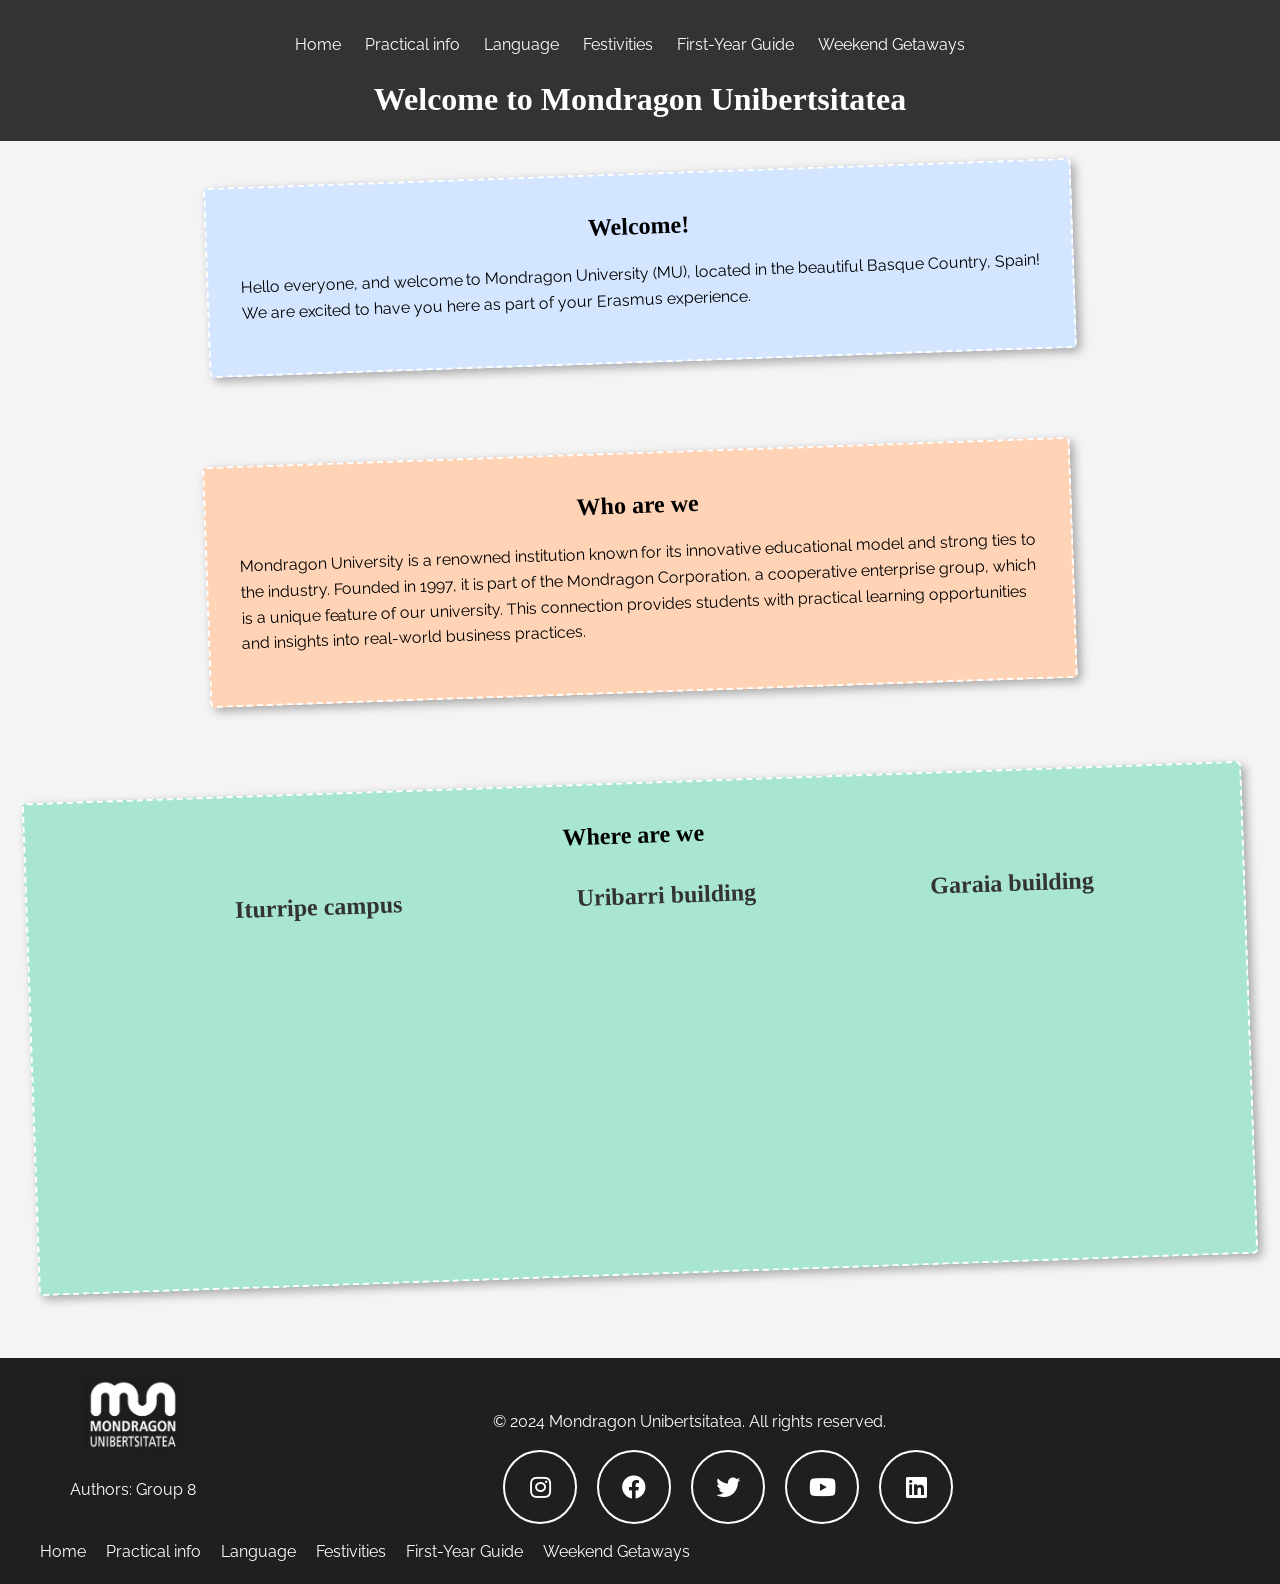
<file: index.html>
<!DOCTYPE html>
<html lang="en">
<head>
    <meta charset="UTF-8">
    <meta name="viewport" content="width=device-width, initial-scale=1.0">
    <link rel="stylesheet" href="css/styles.css">
    <link href="https://fonts.googleapis.com/css2?family=Permanent+Marker&family=Raleway:wght@300&display=swap" rel="stylesheet">
    <link rel="stylesheet" href="https://cdnjs.cloudflare.com/ajax/libs/font-awesome/5.15.4/css/all.min.css">
</head>
<body>
    <div id="header"></div>
    
    <div id="content"></div>

    <div id="footer"></div> 

    <script src="js/main.js"></script> 
</html>
</file>
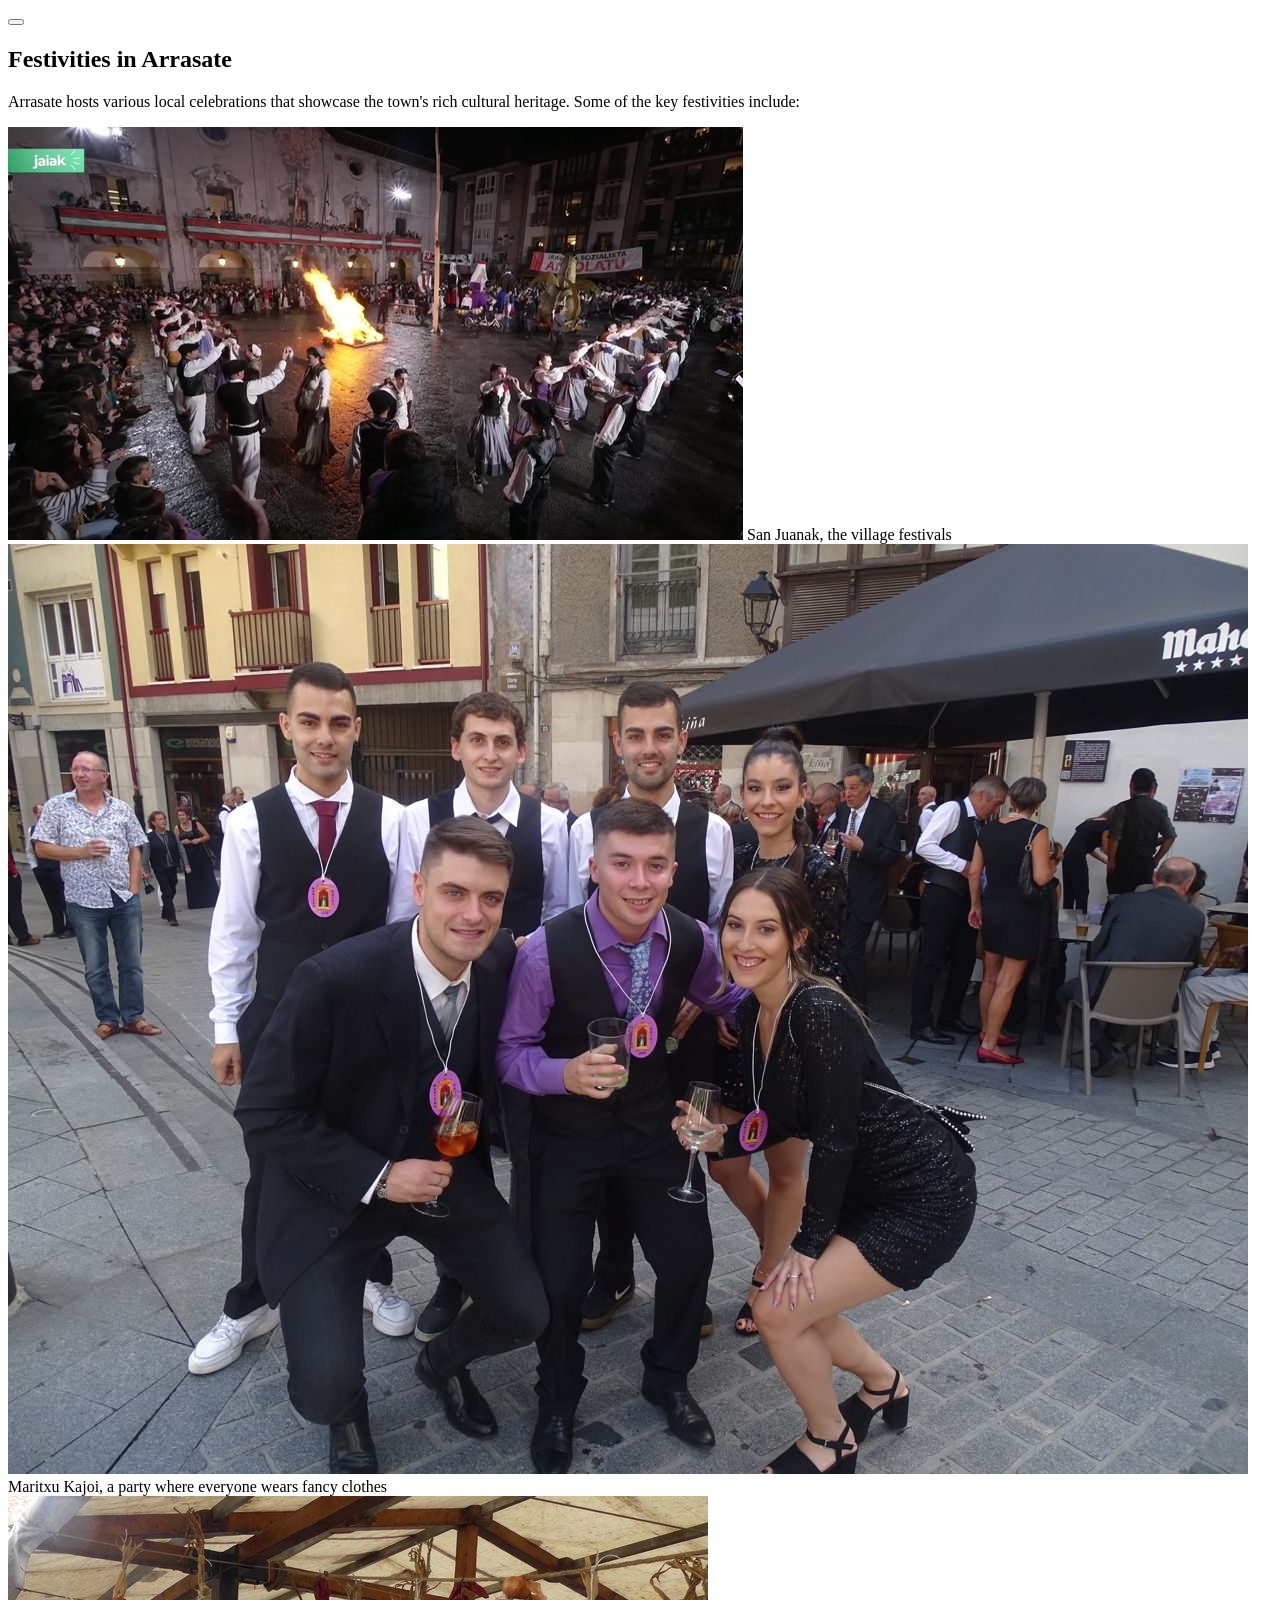
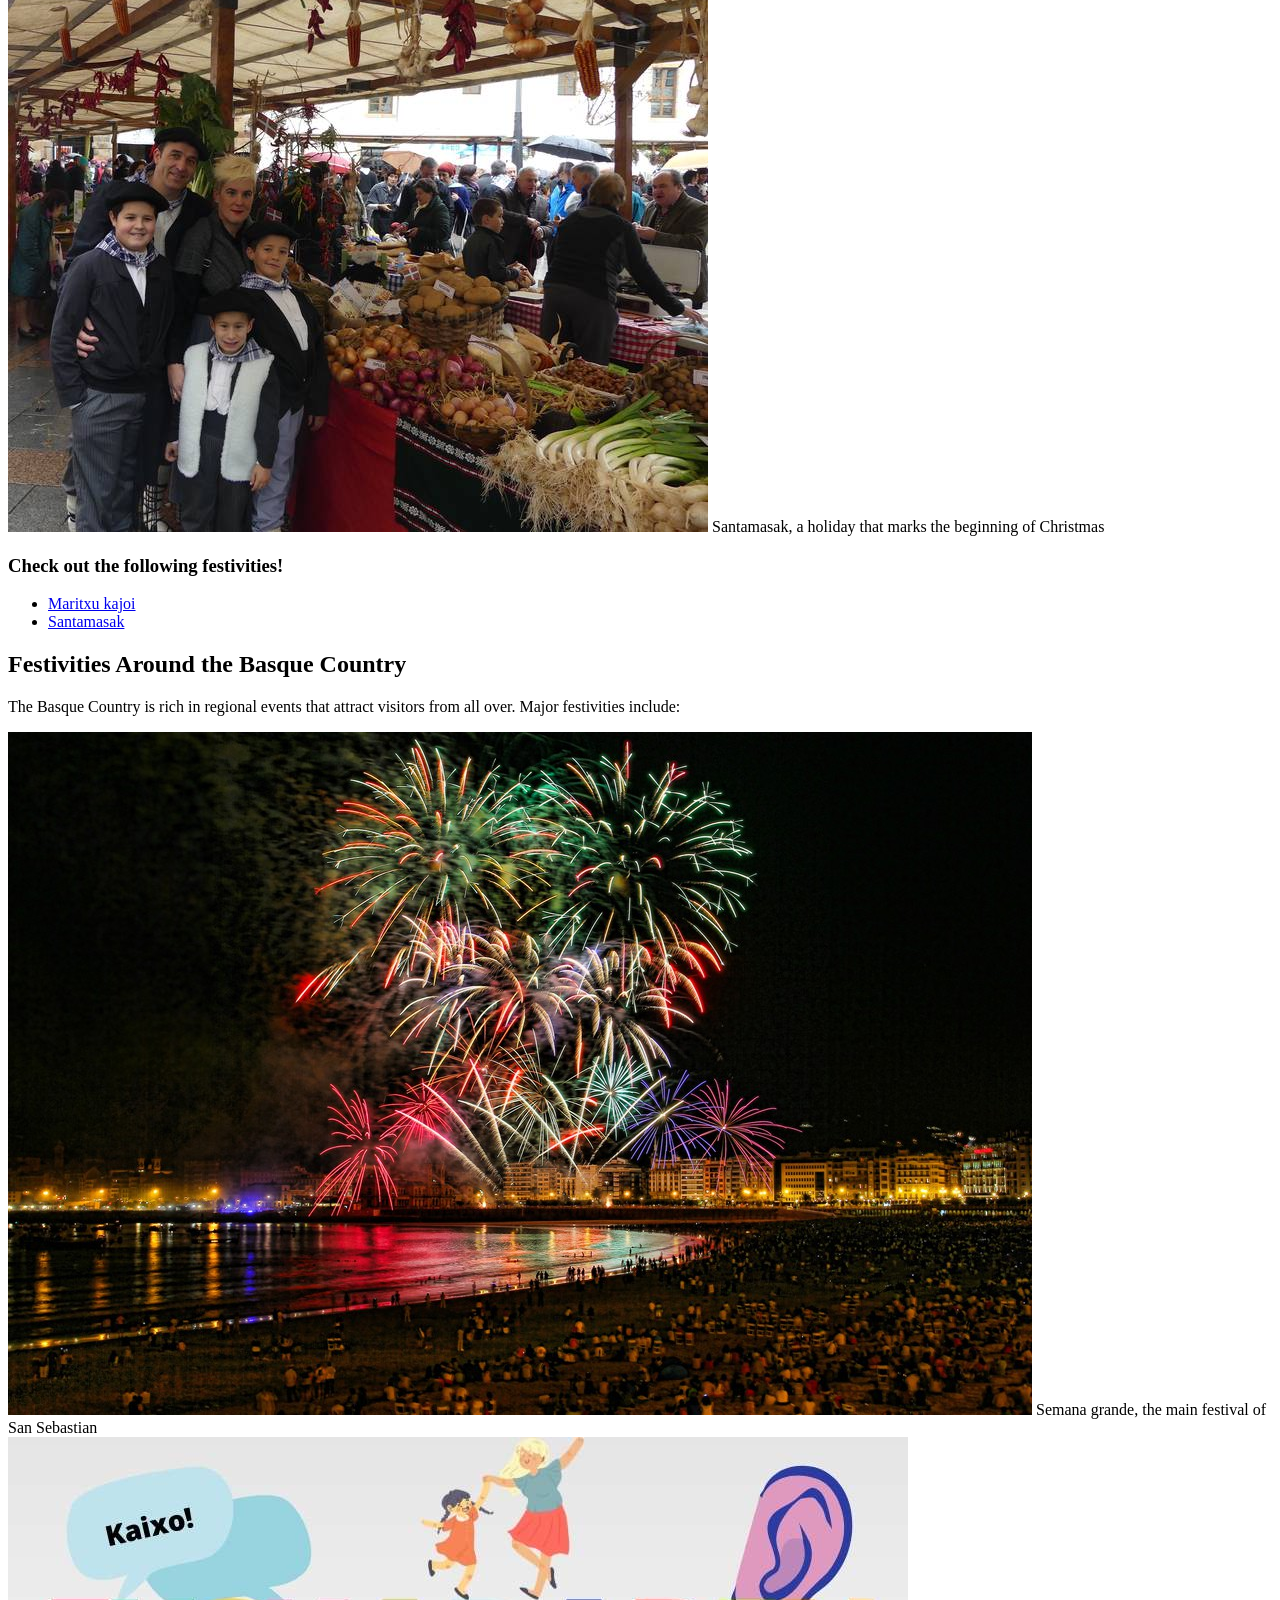
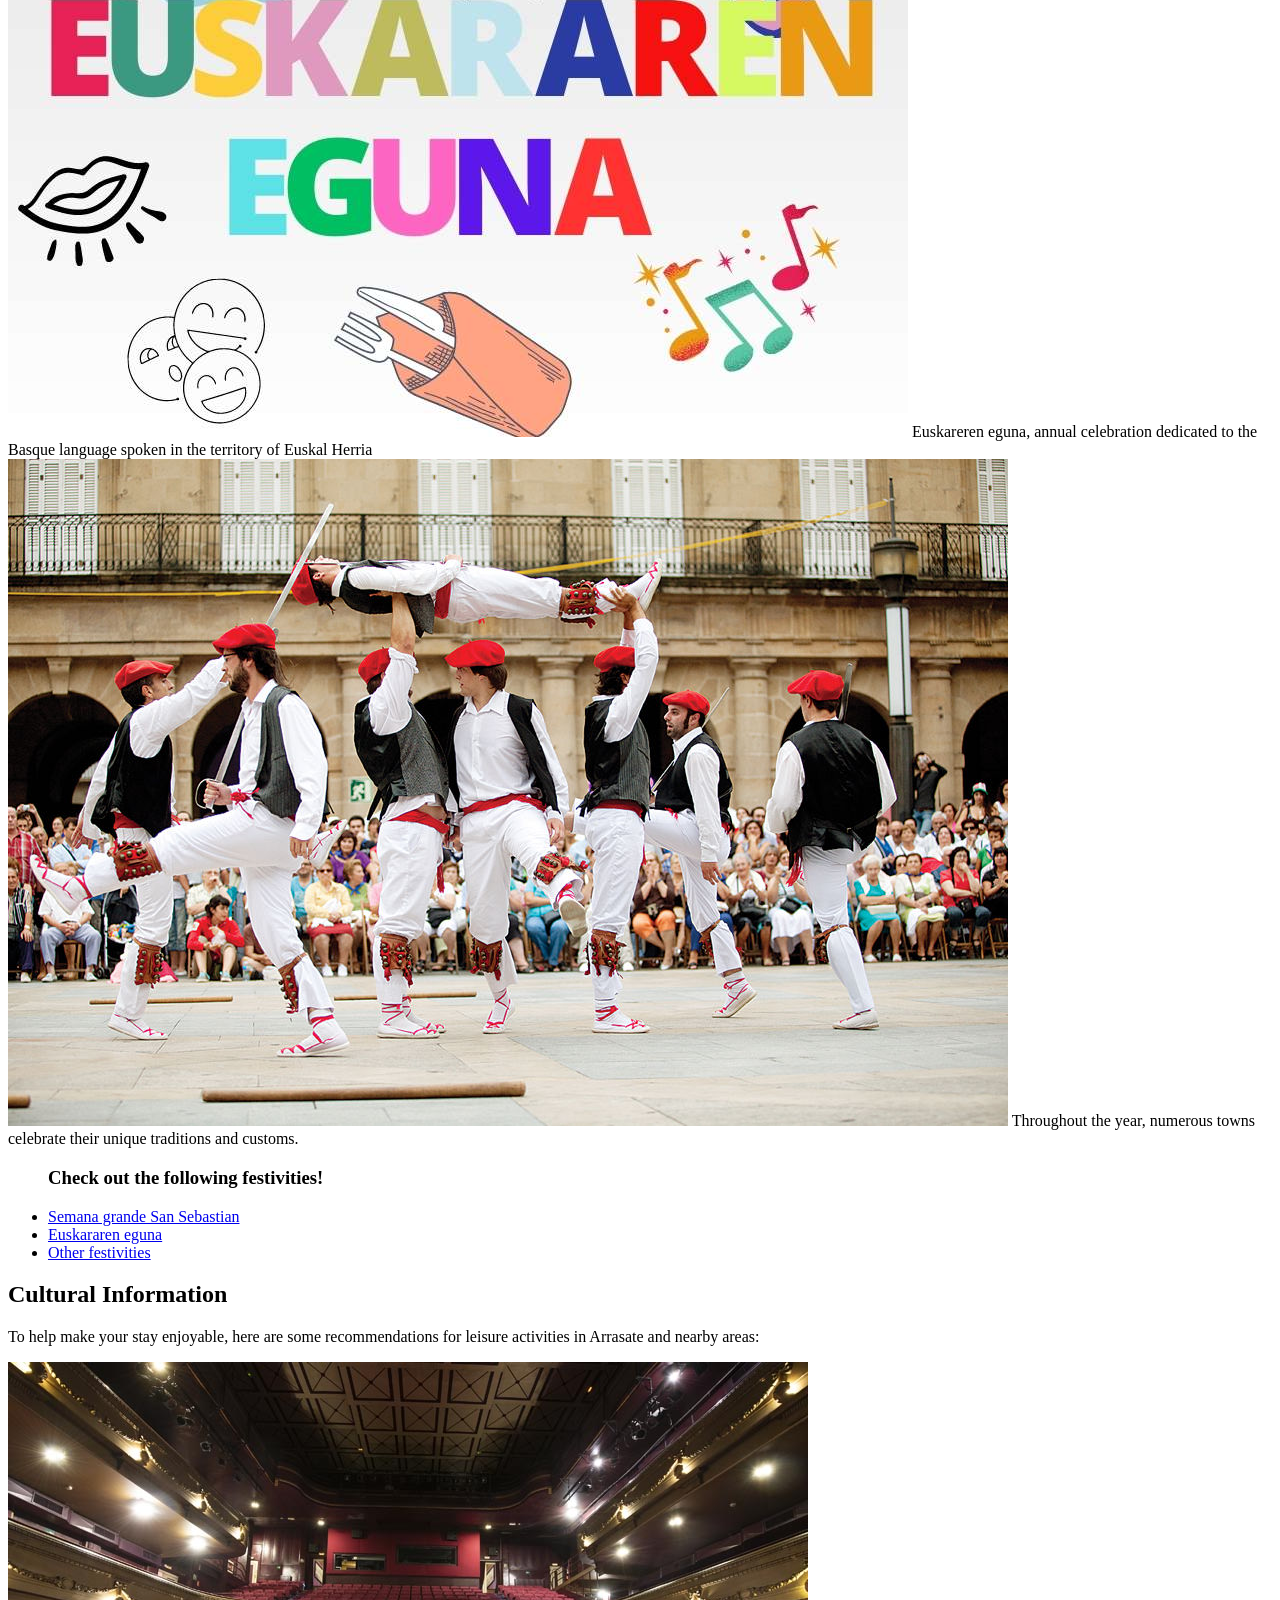
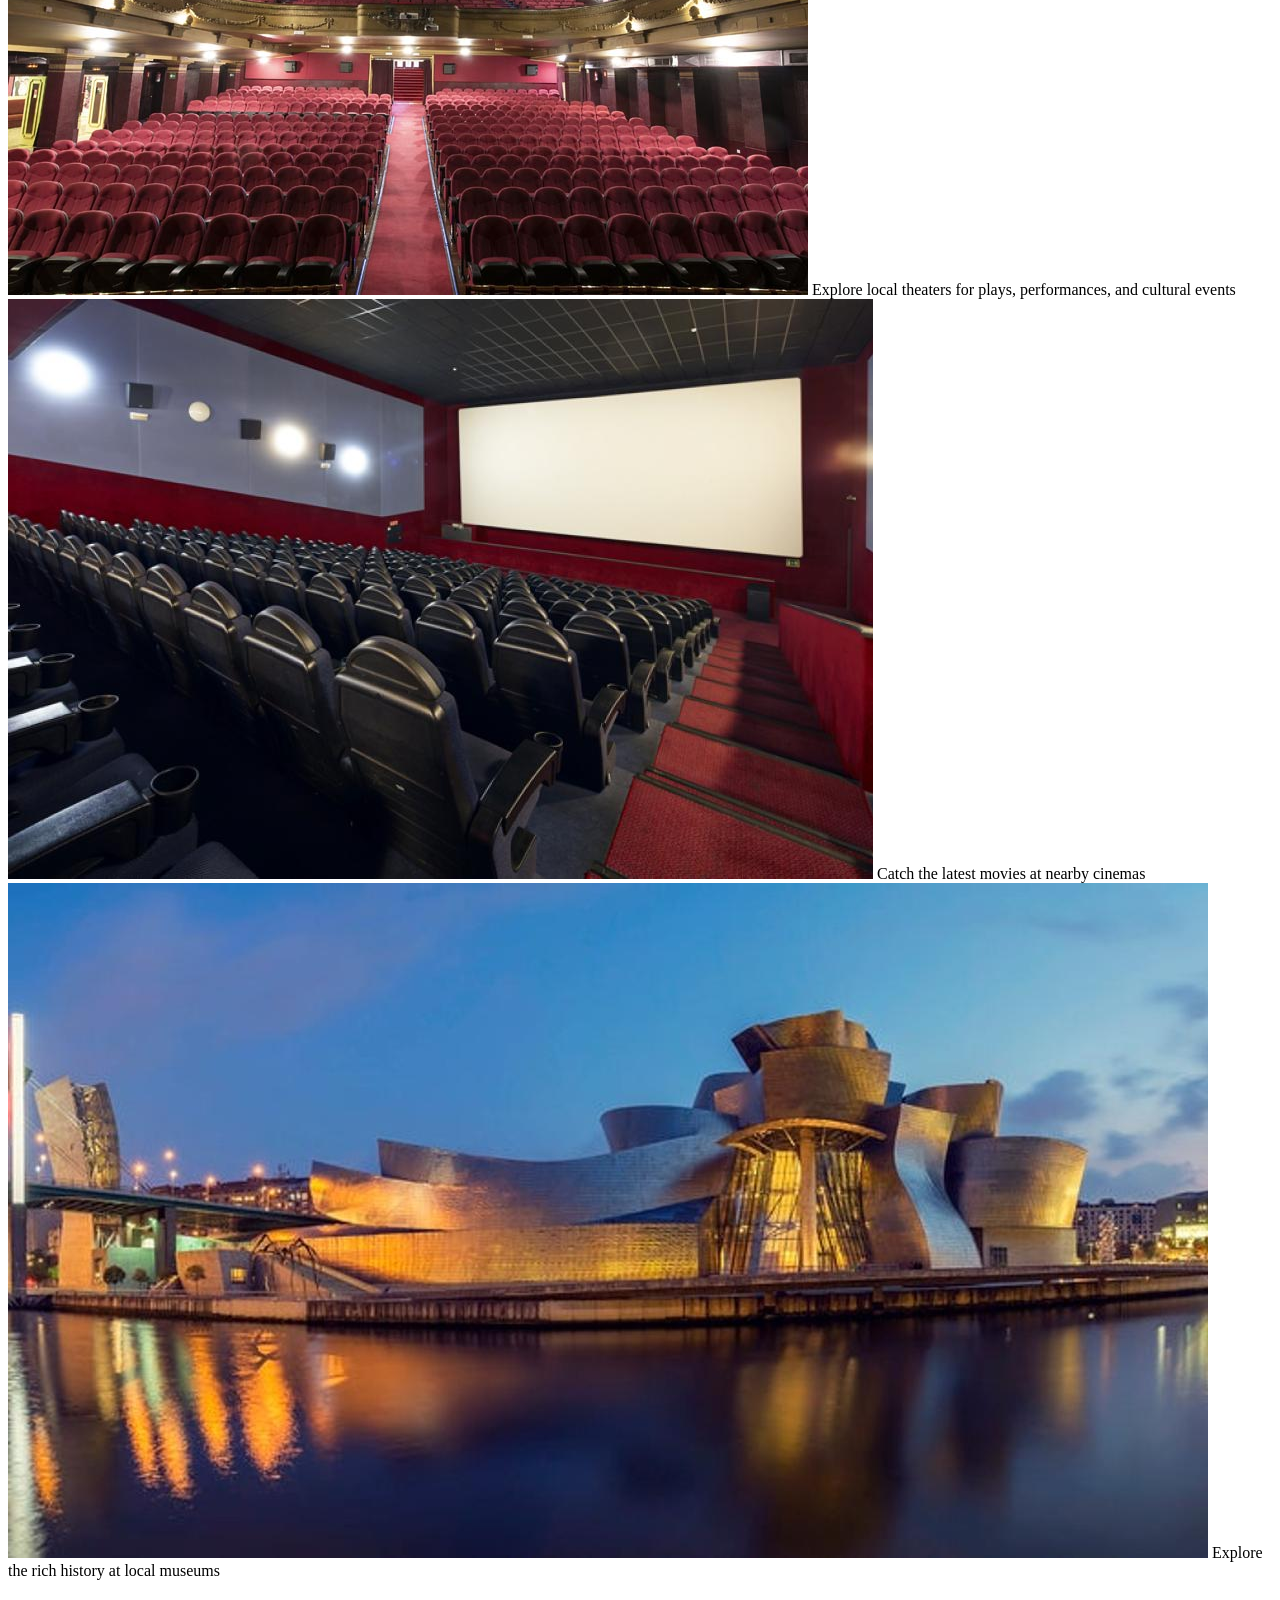
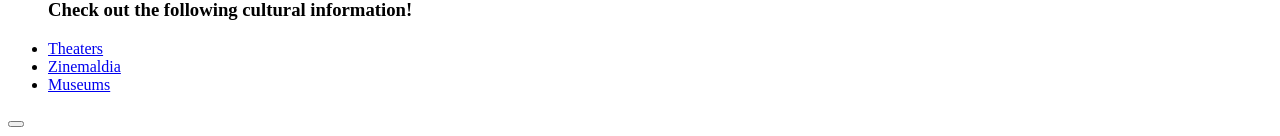
<file: festivities.html>
<!DOCTYPE html>
<html lang="en">
<head>
    <meta charset="UTF-8">
    <meta name="viewport" content="width=device-width, initial-scale=1.0">
    <title>Festivities of Arrasate</title>
</head>
</body>
    <div class="festivities-gallery">
        <!--<h2>Cultural Activities and Festivities</h2>
        <p>In this section, incoming students will be able to find information about different festivities in Arrasate and surroundings. Additionally, the section includes recommendations for cultural activities to help make their stay more enjoyable.</p>-->
        <button class="arrow left-arrow"><i class="fas fa-chevron-left"></i></button>
        <section id="festivitie1" class="tip-item">
            <h2>Festivities in Arrasate</h2>
            <p>Arrasate hosts various local celebrations that showcase the town's rich cultural heritage. Some of the key festivities include:</p>
            <div class="gallery gallery-2">
                <div class="image-container">
                    <img src="images/SanJuanak.jpg" alt="San Juan Festival">
                    <span class="image-description">San Juanak, the village festivals</span>
                </div>
                <div class="image-container">
                    <img src="images/Maritxu.jpg" alt="Maritxu Festival">
                    <span class="image-description">Maritxu Kajoi, a party where everyone wears fancy clothes</span>
                </div>
                <div class="image-container">
                    <img src="images/santamasak.jpg" alt="Santamasak Festival">
                    <span class="image-description">Santamasak, a holiday that marks the beginning of Christmas</span>
                </div>
            </div>
            <h3>Check out the following festivities!</h3>
            <ul class="useful-links">
                <li><a href="https://maritxukajoi.eus/">Maritxu kajoi</a></li>
                <li><a href="https://www.arrasate.eus/es/agenda/santamasak">Santamasak</a></li>
            </ul>
        </section>        
        <section id="festivitie2" class="tip-item">
            <h2>Festivities Around the Basque Country</h2>
            <p>The Basque Country is rich in regional events that attract visitors from all over. Major festivities include:</p>
            <div class="gallery gallery-3">
                <div class="image-container">
                    <img src="images/semanagrande.jpg" alt="Semana Grande Festival">
                    <span class="image-description">Semana grande, the main festival of San Sebastian</span>
                </div>
                <div class="image-container">
                    <img src="images/Euskararen-eguna.jpg" alt="Basque Language Day">
                    <span class="image-description">Euskareren eguna, annual celebration dedicated to the Basque language spoken in the territory of Euskal Herria</span>
                </div>
                <div class="image-container">
                    <img src="images/local_culture.jpg" alt="Other Local Festivals">
                    <span class="image-description">Throughout the year, numerous towns celebrate their unique traditions and customs.</span>
                </div>
            </div>
            <ul class="useful-links">
                <h3>Check out the following festivities!</h3>
                <li><a href="https://donostia.semanagrande.com/">Semana grande San Sebastian</a></li>
                <li><a href="https://www.euskaletxeak.eus/index.php?option=com_content&task=view&Itemid=335&id=3575">Euskararen eguna</a></li>
                <li><a href="https://www.euskoguide.com/es/festivales-eventos/">Other festivities</a></li>
            </ul>
        </section>        
        <section id="festivitie3" class="tip-item">
            <h2>Cultural Information</h2>
            <p>To help make your stay enjoyable, here are some recommendations for leisure activities in Arrasate and nearby areas:</p>
            <div class="gallery gallery-2">
                <div class="image-container">
                    <img src="images/teatro.jpg" alt="Theaters">
                    <span class="image-description">Explore local theaters for plays, performances, and cultural events</span>
                </div>
                <div class="image-container">
                    <img src="images/cinema2.jpg" alt="Cinemas">
                    <span class="image-description">Catch the latest movies at nearby cinemas</span>
                </div>
                <div class="image-container">
                    <img src="images/museum.jpg" alt="Museum">
                    <span class="image-description">Explore the rich history at local museums</span>
                </div>            
            </div>
            <ul class="useful-links">
                <h3>Check out the following cultural information!</h3>
                <li><a href="https://www.minube.com/tag/teatros-pais-vasco-sz340">Theaters</a></li>
                <li><a href="https://www.sansebastianfestival.com/es/">Zinemaldia</a></li>
                <li><a href="https://turismo.euskadi.eus/webtur00-listmus/es/s12PortalWar/buscadoresJSP/buscadorH4.jsp">Museums</a></li>
            </ul>
        </section>    
        <button class="arrow right-arrow"><i class="fas fa-chevron-right"></i></button>    
    </div>
<body>
    
</html>
</file>
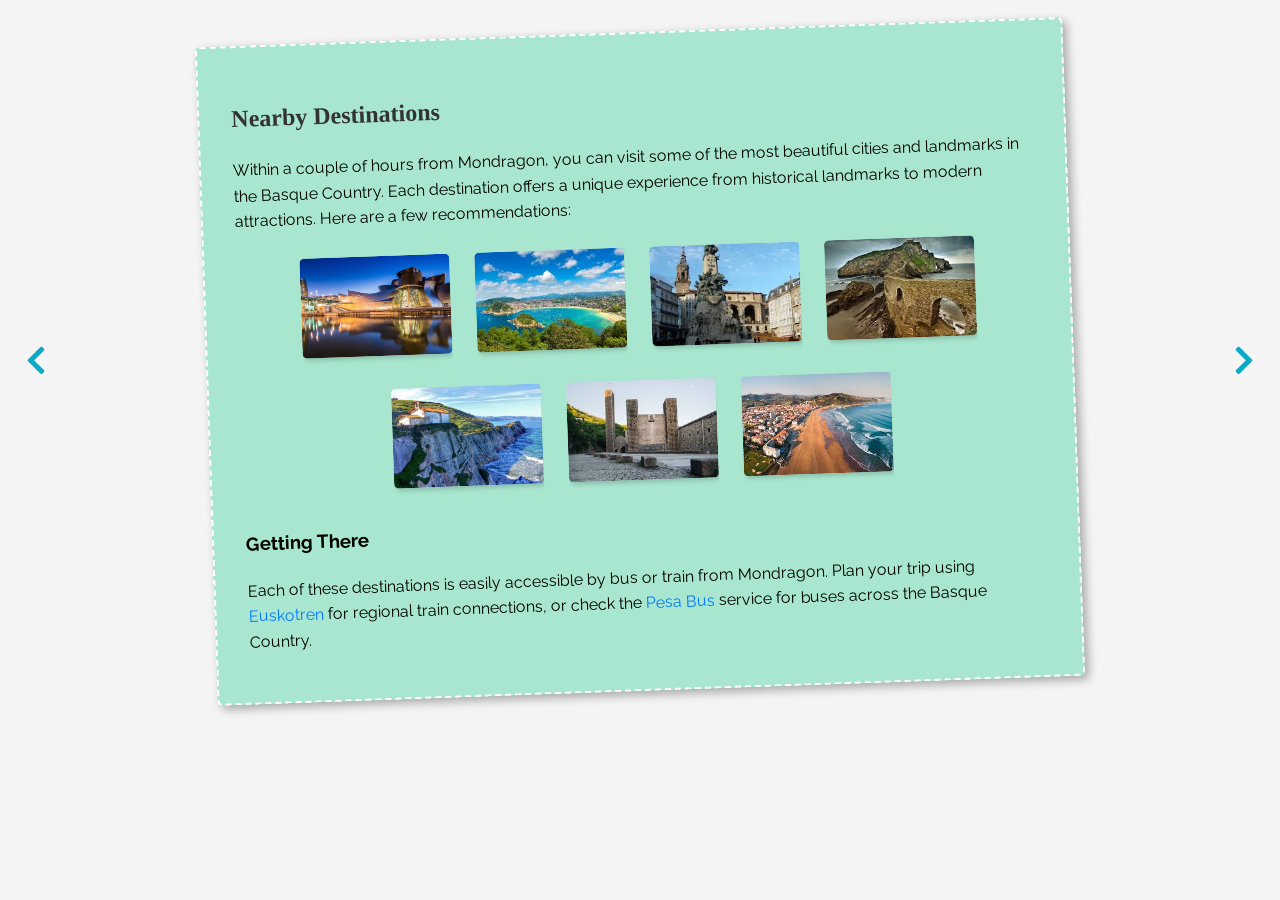
<file: getaways.html>
<!DOCTYPE html>
<html lang="en">

<head>
    <meta charset="UTF-8">
    <meta name="viewport" content="width=device-width, initial-scale=1.0">
    <title>Weekend Getaways</title>
    <link rel="stylesheet" href="styles.css">
    <link rel="stylesheet" href="gallery.css">
    <link href="https://fonts.googleapis.com/css2?family=Permanent+Marker&family=Raleway:wght@300&display=swap"
        rel="stylesheet">
    <link rel="stylesheet" href="https://cdnjs.cloudflare.com/ajax/libs/font-awesome/5.15.4/css/all.min.css">
</head>

<body>
    <div class="tip-gallery">
        <button class="arrow left-arrow"><i class="fas fa-chevron-left"></i></button>
        <section id="tip1" class="tip-item active">
            <h2>Nearby Destinations</h2>
            <p>Within a couple of hours from Mondragon, you can visit some of the most beautiful cities and landmarks in
                the Basque Country. Each destination offers a unique experience from historical landmarks to modern
                attractions. Here are a few recommendations:</p>
            <div class="gallery">
                <div class="image-container">
                    <img src="images/Bilbao.jpg" alt="Bilbao City">
                    <span class="image-description">Discover Bilbao - A blend of history and modern art with the iconic
                        Guggenheim Museum.</span>
                </div>
                <div class="image-container">
                    <img src="images/SanSebastian.jpeg" alt="San Sebastián City">
                    <span class="image-description">Discover San Sebastián - Known for its beaches and world-class
                        cuisine.</span>
                </div>
                <div class="image-container">
                    <img src="images/Vitoria-Gasteiz.jpeg" alt="Vitoria-Gasteiz City">
                    <span class="image-description">Discover Vitoria-Gasteiz - The green capital of the Basque Country,
                        known for its medieval old town.</span>
                </div>
                <div class="image-container">
                    <img src="images/SanJuanDeGaztelugatxe.jpeg" alt="San Juan de Gaztelugatxe">
                    <span class="image-description">Climb to San Juan de Gaztelugatxe - A stunning islet with a scenic
                        path and church at the top.</span>
                </div>
                <div class="image-container">
                    <img src="images/Zumaia.jpg" alt="Zumaia Flysch">
                    <span class="image-description">Walk along Zumaia’s Flysch cliffs - A natural wonder along the
                        coast.</span>
                </div>
                <div class="image-container">
                    <img src="images/Oñati.jpeg" alt="Oñati Village">
                    <span class="image-description">Explore Oñati - A charming village known for its historical
                        architecture and the Sanctuary of Arantzazu.</span>
                </div>
                <div class="image-container">
                    <img src="images/Zarautz.jpeg" alt="Zarautz Beach">
                    <span class="image-description">Visit Zarautz - A surfers' paradise with a long sandy beach.</span>
                </div>
            </div>
            <h3>Getting There</h3>
            <p>Each of these destinations is easily accessible by bus or train from Mondragon. Plan your trip using <a
                    href="https://www.euskotren.eus/en/">Euskotren</a> for regional train connections, or check the <a
                    href="https://www.pesa.net/pesa/public_home/ctrl_home.php">Pesa Bus</a> service for buses across the
                Basque Country.</p>
        </section>

        <section id="tip2" class="tip-item">
            <h2>Nature and Outdoor Activities</h2>
            <p>If you're an outdoor enthusiast, the Basque Country offers an abundance of options for hiking, cycling,
                and exploring nature.</p>

            <h3>Hiking Adventures</h3>
            <p>The nearby mountains provide incredible views and are perfect for hiking. Some popular routes include:
            </p>
            <div class="gallery">
                <div class="image-container">
                    <img src="images/Aizkorri.jpeg" alt="Aizkorri">
                    <span class="image-description">Aizkorri</span>
                </div>
                <div class="image-container">
                    <img src="images/Gorbea.jpeg" alt="Gorbea">
                    <span class="image-description">Gorbea</span>
                </div>
                <div class="image-container">
                    <img src="images/Anboto.jpeg" alt="Anboto">
                    <span class="image-description">Anboto</span>
                </div>
                <div class="image-container">
                    <img src="images/Udalaitz.jpeg" alt="Udalaitz">
                    <span class="image-description">Udalaitz</span>
                </div>
            </div>
            <ul class="useful-links">
                <li><strong>Aizkorri</strong>: One of the most famous peaks in the Basque Country, offering a
                    challenging but rewarding hike with stunning views at the top. The hike often starts from the
                    Sanctuary of Arantzazu. <a
                        href="https://tourism.euskadi.eus/en/natural-areas/aizkorri-aratz-natural-park/webtur00-content/en/">Learn
                        more about Aizkorri</a>.</li>
                <li><strong>Gorbea</strong>: A moderate hike that offers stunning views of the Basque landscape,
                    although it is not the highest peak. <a
                        href="https://tourism.euskadi.eus/en/natural-areas/gorbeia-natural-park/webtur00-content/en/">Learn
                        more about Gorbea</a>.</li>
                <li><strong>Anboto</strong>: A more challenging hike, known for its dramatic cliffs and cultural
                    significance. <a href="https://en.wikipedia.org/wiki/Anboto">Lear more about Anboto</a>.</li>
                <li><strong>Udalaitz</strong>: Located near Mondragon, offering a shorter but equally rewarding hike
                    with panoramic views.</li>
            </ul>

            <h3>Beaches and Coastal Walks</h3>
            <p>Looking for a more relaxing activity? Explore the beautiful Basque coastline:</p>
            <div class="gallery">
                <div class="image-container">
                    <img src="images/ZarautzPlaya.jpeg" alt="Zarautz">
                    <span class="image-description">Zarautz</span>
                </div>
                <div class="image-container">
                    <img src="images/Concha.jpeg" alt="La Concha">
                    <span class="image-description">La Concha</span>
                </div>
                <div class="image-container">
                    <img src="images/ZumaiaPlaya.jpeg" alt="Zumaia">
                    <span class="image-description">Zumaia</span>
                </div>
                <div class="image-container">
                    <img src="images/Sopelana.jpeg" alt="Sopelana">
                    <span class="image-description">Sopelana</span>
                </div>
            </div>
            <ul class="useful-links">
                <li><strong>Zarautz Beach</strong>: Popular with surfers, this long stretch of sandy beach is great for
                    a weekend escape. <a
                        href="https://turismo.euskadi.eus/es/playas-embalses-rios/playa-de-zarautz/webtur00-content/es/">Explore
                        more</a>.</li>
                <li><strong>La Concha Beach</strong>: Located in San Sebastián, famous for its picturesque bay and
                    vibrant atmosphere. Ideal for sunbathing and water sports. <a
                        href="https://turismo.euskadi.eus/es/playas/playa-de-la-concha-san-sebastian/webtur00-content/es/">Discover
                        La Concha</a>.</li>
                <li><strong>Flysch Route at Zumaia</strong>: A geological wonder, perfect for walking along the cliffs
                    and learning about the region’s history. <a
                        href="https://geoparkea.eus/en/what-see/route-of-the-viewpoints">Flysch Route Info</a>.</li>
                <li><strong>Playa de Sopelana</strong>: A popular beach among locals for surfing and its stunning
                    cliffs. Perfect for a day out and enjoying the sunset. <a
                        href="https://turismo.euskadi.eus/es/localidades/sopela/webtur00-content/es/">Discover
                        Sopelana</a>.</li>
            </ul>

            <h3>Cycling Routes</h3>
            <p>The Basque Country is also known for its love of cycling. There are many scenic routes, including:</p>
            <ul class="useful-links">
                <li><strong>Urkulu Reservoir</strong>: A beautiful cycling path around the lake. <a
                        href="https://turismo.euskadi.eus/es/playas-embalses-rios/embalse-de-urkulu/webtur00-content/es/">Details
                        here</a>.</li>
                <li><strong>Mondragon to Oñati</strong>: A route combining small towns and natural landscapes.</li>
            </ul>
        </section>

        <section id="tip3" class="tip-item">
            <h2>Travel Tips for Weekend Getaways</h2>
            <ul>
                <li><strong>Plan ahead:</strong> Some popular hiking trails and beaches can get crowded, especially
                    during the summer months.</li>
                <li><strong>Public transport:</strong> If you don't have a car, <a
                        href="https://www.euskotren.eus/en/">Euskotren</a> and <a
                        href="https://www.pesa.net/pesa/public_home/ctrl_home.php">Pesa Bus</a> services are reliable
                    and cover most of the Basque Country.</li>
                <li><strong>Local guides:</strong> Check out local tourism websites for more in-depth information about
                    each destination.<a href="https://www.turismodebagoiena.eus/en/">More about local guides</a></li>
            </ul>
        </section>
        <button class="arrow right-arrow"><i class="fas fa-chevron-right"></i></button>
    </div>
</body>

</html>
</file>
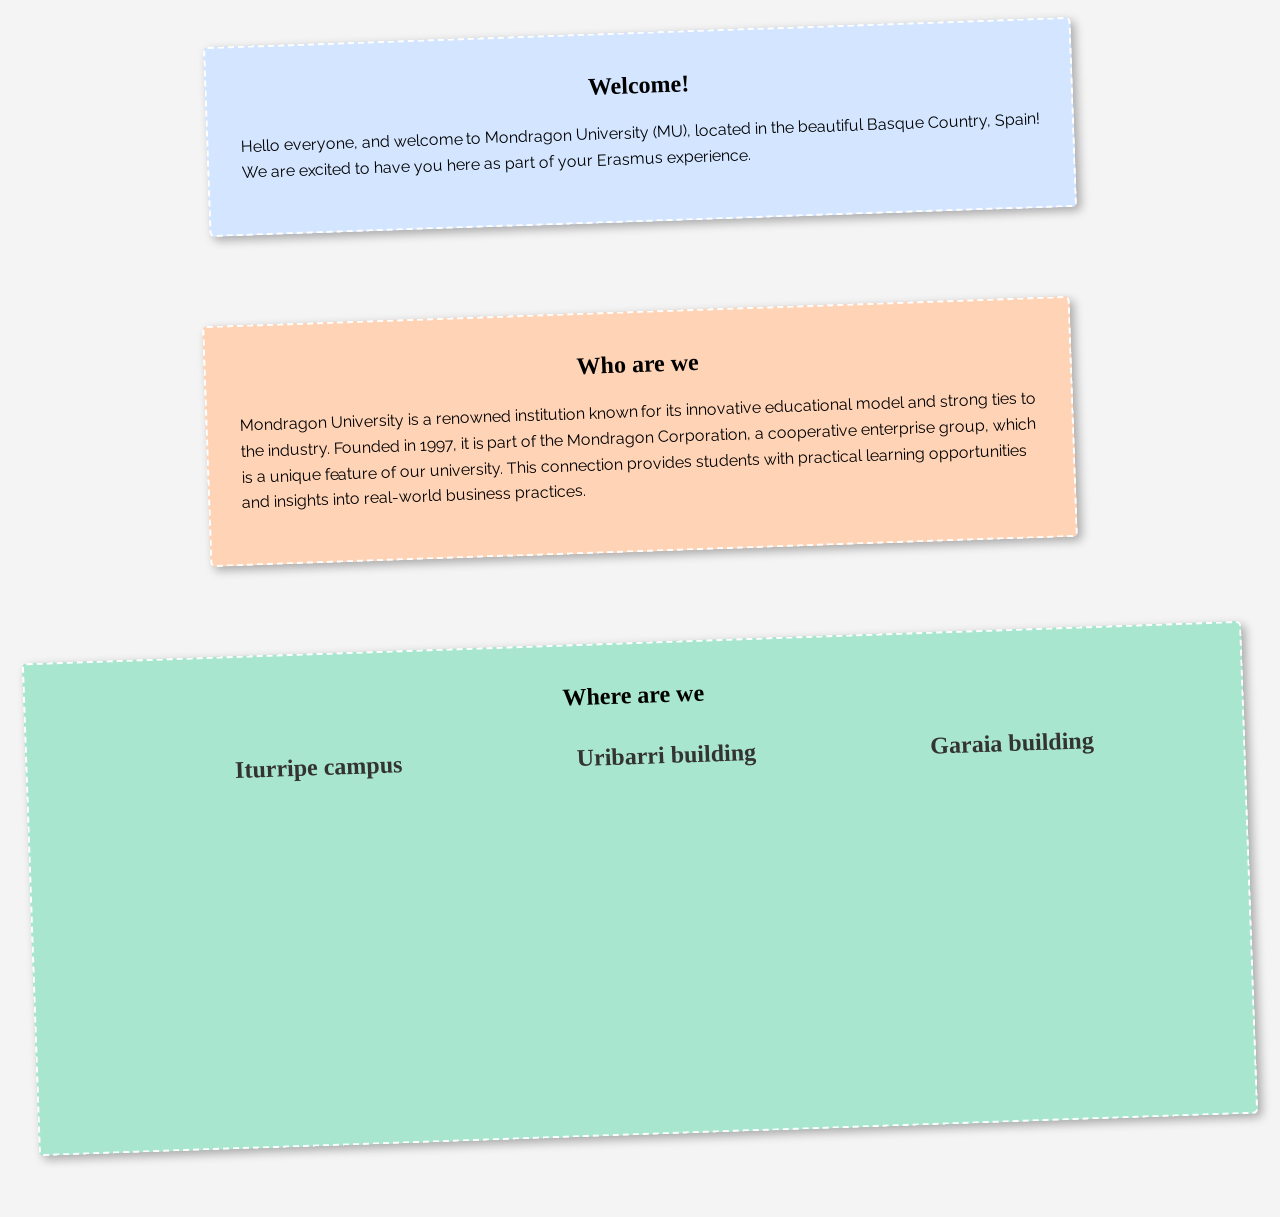
<file: home.html>
<!DOCTYPE html>
<html lang="en">
<head>
    <meta charset="UTF-8">
    <meta name="viewport" content="width=device-width, initial-scale=1.0">
    <title>Home</title>
    <link rel="stylesheet" href="css/styles.css">
    <link href="https://fonts.googleapis.com/css2?family=Permanent+Marker&family=Raleway:wght@300&display=swap" rel="stylesheet">
    <link rel="stylesheet" href="https://cdnjs.cloudflare.com/ajax/libs/font-awesome/5.15.4/css/all.min.css">
    <style>
        .center
        {
            display: block;
            text-align: center;
        }

        .div-texto
        {
            width: 75%;
            text-align: center;
        }

        .table-center
        {
            display: flex;
            justify-content: space-evenly;
        }
        .tip-gallery
        {
            display: block;
        }
    </style>
</head>
<body>
    <section class="tip-gallery" style="background: #d3e5ff;">
        <h1 class="center">Welcome!</h1>
        <p>Hello everyone, and welcome to Mondragon University (MU), located in the beautiful Basque Country, Spain! We are excited to have you here as part of your Erasmus experience.</p>
    </section>
    
    <br>

    <section class="tip-gallery" style="background: #ffd3b6;">
        <h1 class="center">Who are we</h1>
        <p> Mondragon University is a renowned institution known for its innovative educational model and strong ties to the industry. Founded in 1997, it is part of the Mondragon Corporation, a cooperative enterprise group, which is a unique feature of our university. This connection provides students with practical learning opportunities and insights into real-world business practices.</p>
    </section>
    
    <br>
    
    <section class="tip-gallery" style="background: #a8e6cf; max-width: 90%;">
        <h1 class="center">Where are we</h1>
        <table style="width: 100%; height: 100%;">
            <tr class="table-center">
                <th><h2>Iturripe campus</h2></th>
                <th><h2>Uribarri building</h2></th>
                <th><h2>Garaia building</h2></th>
            </tr>
            <tr class="table-center">
                <td>
                    <iframe class="center" src="https://www.google.com/maps/embed?pb=!1m18!1m12!1m3!1d1493.692051832586!2d-2.5033094133936915!3d43.061890411124935!2m3!1f0!2f0!3f0!3m2!1i1024!2i768!4f13.1!3m3!1m2!1s0xd4e4fc54b6d9e3d%3A0x670b508971109f3!2sMondragon%20Unibertsitatea%20-%20MGEP%2C%20Campus%20Mondrag%C3%B3n%20-%20Sede%20Uribarri%20-%20Edificio%2010!5e1!3m2!1ses!2ses!4v1728986055696!5m2!1ses!2ses" width="400" height="300" style="border:0;" allowfullscreen="" loading="lazy" referrerpolicy="no-referrer-when-downgrade"></iframe>
                </td>
                <td>
                    <iframe class="center" src="https://www.google.com/maps/embed?pb=!1m18!1m12!1m3!1d2684.0635015366065!2d-2.50094846416527!3d43.06118210820383!2m3!1f0!2f0!3f0!3m2!1i1024!2i768!4f13.1!3m3!1m2!1s0xd4e4fc54b6d9e3d%3A0x670b508971109f3!2sMondragon%20Unibertsitatea%20-%20MGEP%2C%20Campus%20Mondrag%C3%B3n%20-%20Sede%20Uribarri%20-%20Edificio%2010!5e1!3m2!1ses!2ses!4v1729146093220!5m2!1ses!2ses" width="400" height="300" style="border:0;" allowfullscreen="" loading="lazy" referrerpolicy="no-referrer-when-downgrade"></iframe>
                </td>
                <td>
                    <iframe class="center" src="https://www.google.com/maps/embed?pb=!1m18!1m12!1m3!1d1432.289060571956!2d-2.5066929650674075!3d43.0630318405982!2m3!1f0!2f0!3f0!3m2!1i1024!2i768!4f13.1!3m3!1m2!1s0xd4fd67d1efcc659%3A0x39efbb6c1af26ff4!2sMondragon%20Unibertsitatea%20-%20Goi%20Eskola%20Politeknikoa%2C%20Campus%20Mondrag%C3%B3n%20-%20Sede%20Garaia%20-%20Edificio%2011!5e1!3m2!1ses!2ses!4v1728986101178!5m2!1ses!2ses" width="400" height="300" style="border:0;" allowfullscreen="" loading="lazy" referrerpolicy="no-referrer-when-downgrade"></iframe>
                </td>
            </tr>
        </table>
    </section>

    <br>
    <br>
</html>
</file>
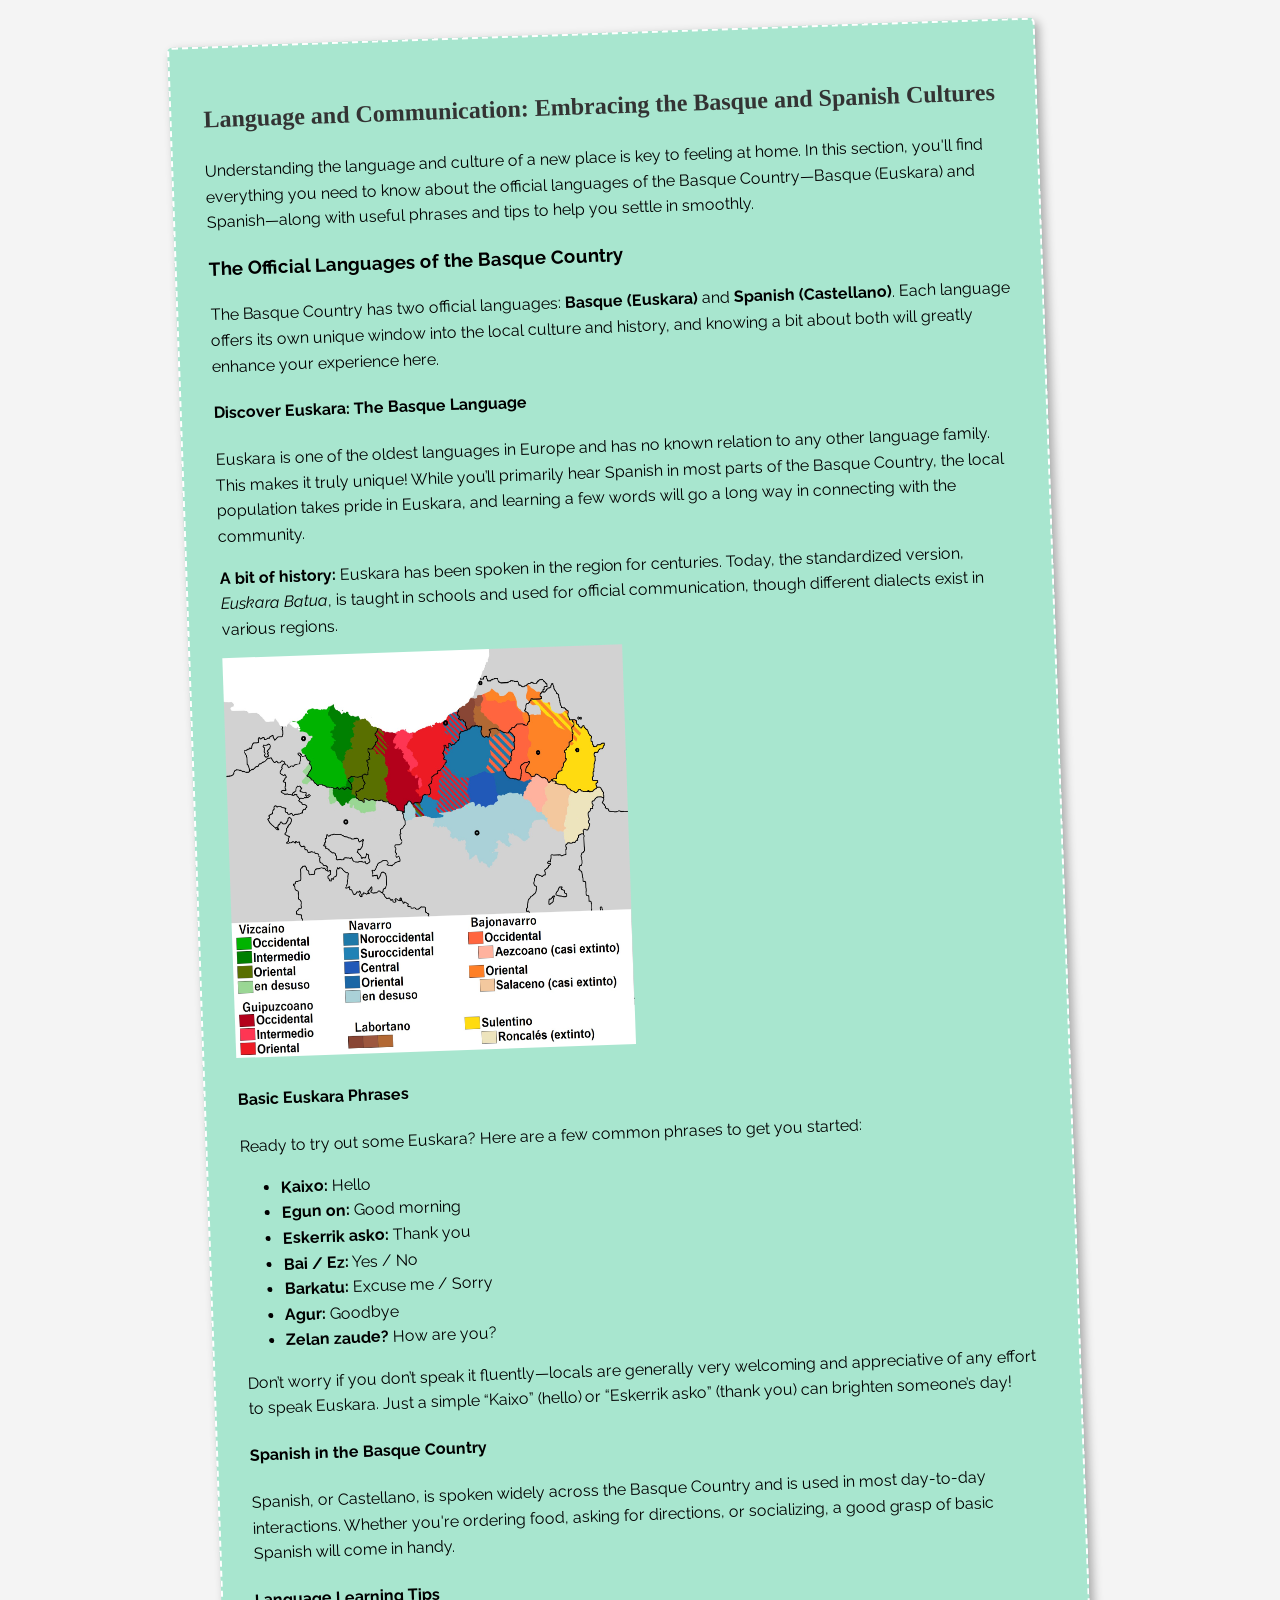
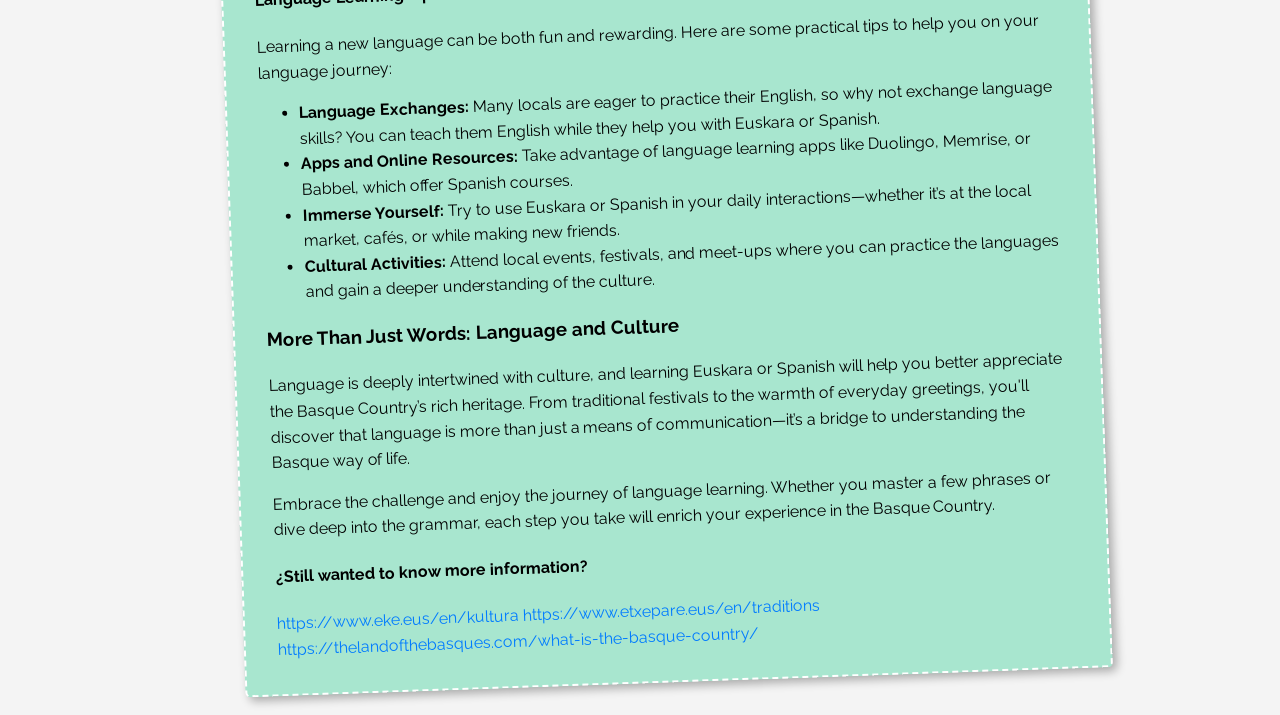
<file: language.html>
<!DOCTYPE html>
<html lang="en">

<head>
    <meta charset="UTF-8">
    <meta name="viewport" content="width=device-width, initial-scale=1.0">
    <title>Language</title>
    <link rel="stylesheet" href="styles.css">
    <link href="https://fonts.googleapis.com/css2?family=Permanent+Marker&family=Raleway:wght@300&display=swap"
        rel="stylesheet">
    <link rel="stylesheet" href="https://cdnjs.cloudflare.com/ajax/libs/font-awesome/5.15.4/css/all.min.css">
</head>

<body>
    <section id="languages">
        <h2>Language and Communication: Embracing the Basque and Spanish Cultures</h2>
        <p>Understanding the language and culture of a new place is key to feeling at home. In this section, you'll find
            everything you need to know about the official languages of the Basque Country—Basque (Euskara) and
            Spanish—along with useful phrases and tips to help you settle in smoothly.</p>

        <div class="language-info">
            <h3>The Official Languages of the Basque Country</h3>
            <p>The Basque Country has two official languages: <strong>Basque (Euskara)</strong> and <strong>Spanish
                    (Castellano)</strong>. Each language offers its own unique window into the local culture and
                history, and knowing a bit about both will greatly enhance your experience here.</p>
        </div>

        <div class="language-section">
            <h4>Discover Euskara: The Basque Language</h4>
            <p>Euskara is one of the oldest languages in Europe and has no known relation to any other language family.
                This makes it truly unique! While you’ll primarily hear Spanish in most parts of the Basque Country, the
                local population takes pride in Euskara, and learning a few words will go a long way in connecting with
                the community.</p>
            <p><strong>A bit of history:</strong> Euskara has been spoken in the region for centuries. Today, the
                standardized version, <em>Euskara Batua</em>, is taught in schools and used for official communication,
                though different dialects exist in various regions.</p>
            <img src="images/Dialectos_euskera.jpg" alt="Map of Euskara dialects" style="height: 400px; width: 400px;">
        </div>

        <div class="basic-phrases">
            <h4>Basic Euskara Phrases</h4>
            <p>Ready to try out some Euskara? Here are a few common phrases to get you started:</p>
            <ul>
                <li><strong>Kaixo:</strong> Hello</li>
                <li><strong>Egun on:</strong> Good morning</li>
                <li><strong>Eskerrik asko:</strong> Thank you</li>
                <li><strong>Bai / Ez:</strong> Yes / No</li>
                <li><strong>Barkatu:</strong> Excuse me / Sorry</li>
                <li><strong>Agur:</strong> Goodbye</li>
                <li><strong>Zelan zaude?</strong> How are you?</li>
            </ul>
            <p>Don’t worry if you don’t speak it fluently—locals are generally very welcoming and appreciative of any
                effort to speak Euskara. Just a simple “Kaixo” (hello) or “Eskerrik asko” (thank you) can brighten
                someone’s day!</p>
        </div>

        <div class="language-section">
            <h4>Spanish in the Basque Country</h4>
            <p>Spanish, or Castellano, is spoken widely across the Basque Country and is used in most day-to-day
                interactions. Whether you're ordering food, asking for directions, or socializing, a good grasp of basic
                Spanish will come in handy.</p>
        </div>

        <div class="language-tips">
            <h4>Language Learning Tips</h4>
            <p>Learning a new language can be both fun and rewarding. Here are some practical tips to help you on your
                language journey:</p>
            <ul>
                <li><strong>Language Exchanges:</strong> Many locals are eager to practice their English, so why not
                    exchange language skills? You can teach them English while they help you with Euskara or Spanish.
                </li>
                <li><strong>Apps and Online Resources:</strong> Take advantage of language learning apps like Duolingo,
                    Memrise, or Babbel, which offer Spanish courses.</li>
                <li><strong>Immerse Yourself:</strong> Try to use Euskara or Spanish in your daily interactions—whether
                    it’s at the local market, cafés, or while making new friends.</li>
                <li><strong>Cultural Activities:</strong> Attend local events, festivals, and meet-ups where you can
                    practice the languages and gain a deeper understanding of the culture.</li>
            </ul>
        </div>

        <div class="language-culture">
            <h3>More Than Just Words: Language and Culture</h3>
            <p>Language is deeply intertwined with culture, and learning Euskara or Spanish will help you better
                appreciate the Basque Country’s rich heritage. From traditional festivals to the warmth of everyday
                greetings, you'll discover that language is more than just a means of communication—it’s a bridge to
                understanding the Basque way of life.</p>
            <p>Embrace the challenge and enjoy the journey of language learning. Whether you master a few phrases or
                dive deep into the grammar, each step you take will enrich your experience in the Basque Country.</p>
        </div>

        <div class="call-to-action">
            <h4>¿Still wanted to know more information?</h4>
            <a>https://www.eke.eus/en/kultura</a>
            <a>https://www.etxepare.eus/en/traditions</a>
            <a>https://thelandofthebasques.com/what-is-the-basque-country/</a>
        </div>
    </section>
</file>
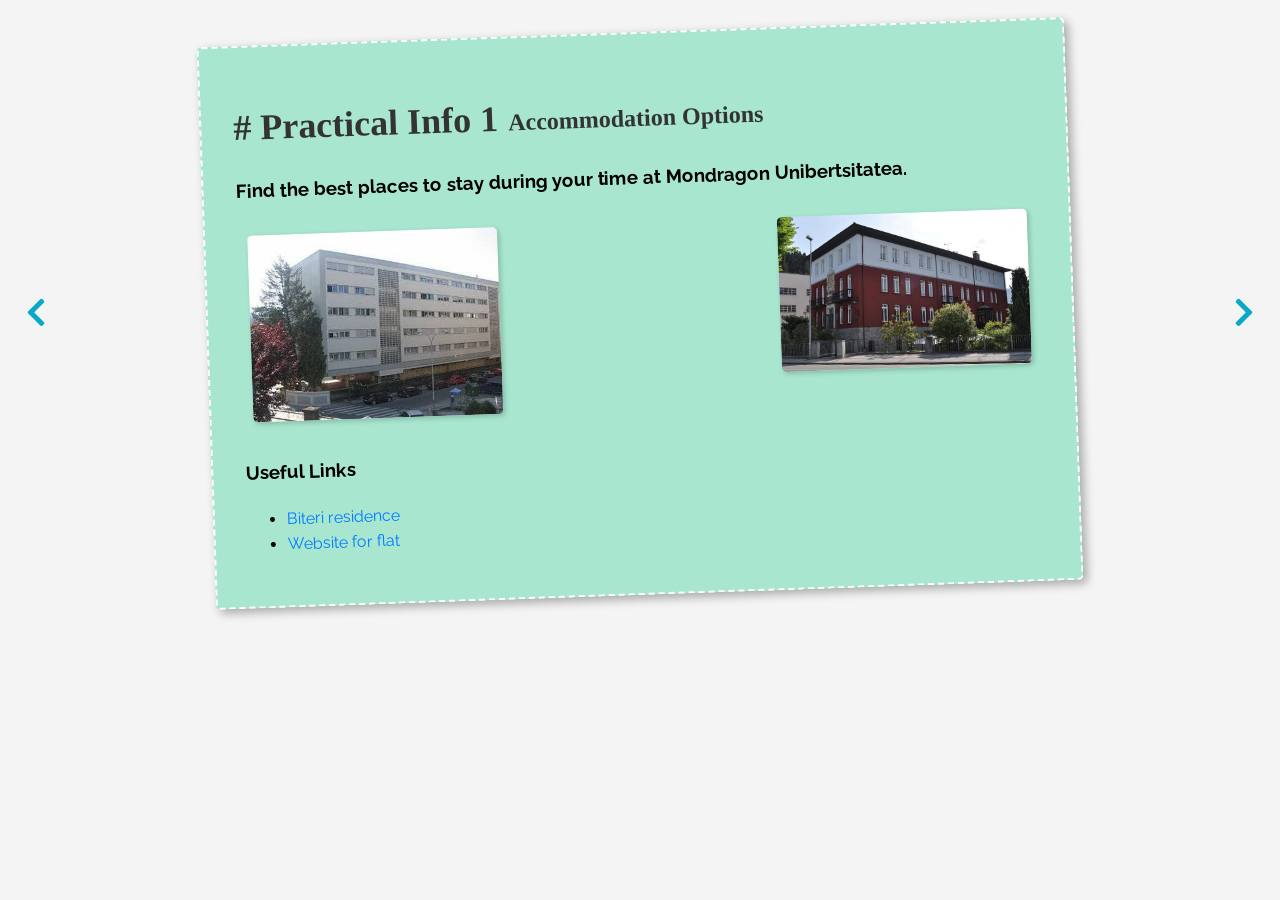
<file: practical_info.html>
<!DOCTYPE html>
<html lang="en">
<head>
    <meta charset="UTF-8">
    <meta name="viewport" content="width=device-width, initial-scale=1.0">
    <title>Practical information</title>
    <link rel="stylesheet" href="styles.css">
    <link href="https://fonts.googleapis.com/css2?family=Permanent+Marker&family=Raleway:wght@300&display=swap" rel="stylesheet">
    <link rel="stylesheet" href="https://cdnjs.cloudflare.com/ajax/libs/font-awesome/5.15.4/css/all.min.css">
</head>
<body>
        <div class="tip-gallery">
            <button class="arrow left-arrow"><i class="fas fa-chevron-left"></i></button>
            <section id="tip1" class="tip-item active">
                <h2><span class="tip-number"># Practical Info 1</span> Accommodation Options</h2>
                <h3>Find the best places to stay during your time at Mondragon Unibertsitatea.</h3>
                <div class="gallery gallery-1">
                    <div class="image-container">
                        <img src="images/biteri.jpg" alt="University Residence">
                        <span class="image-description">University residence (Biteri) is a nice play to stay here in Arrasate.</span>
                    </div>
                    <div class="image-container">
                        <img src="images/image_t2.jpg" alt="Shared Apartment">
                        <span class="image-description">Consider sharing an apartment with other students for a more local experience.</span>
                    </div>
                </div>
                <h3>Useful Links</h3>
                <ul class="useful-links">
                    <li><a href="https://www.mondragon.edu/eu/ostatua/pedro-biteri-arana-ikastetxe-nagusia">Biteri residence</a></li>
                    <li><a href="https://www.idealista.com/venta-viviendas/arrasate-o-mondragon-guipuzcoa/?ordenado-por=precios-asc&utm_medium=paidsearch&utm_campaign=saleHomes&utm_campaigntype=allUsers&utm_project=leadGeneration&utm_source=google&utm_placement=&utm_providercampaignid=11711370600&utm_provideradsetname=notProvided&utm_provideradsetid=113876563876&utm_provideradid=711562708287_&utm_network=g&utm_term=&utm_target=dsa-1041454336751&utm_bidtype=1&utm_providerclickid=CjwKCAjwpbi4BhByEiwAMC8JnS_A5OA3O80zgXC9-uWZHH_Eqju9h8FYHDa040W_ah6LfURXasifORoCSiQQAvD_BwE&utm_content=migrated&gad_source=1&gclid=CjwKCAjwpbi4BhByEiwAMC8JnS_A5OA3O80zgXC9-uWZHH_Eqju9h8FYHDa040W_ah6LfURXasifORoCSiQQAvD_BwE">Website for flat</a></li>
                </ul>
            </section>
            
            <section id="tip2" class="tip-item">
                <h2><span class="tip-number"># Practical Info 2</span> Transportation</h2>
                <h3>Learn about transportation options to get around the city and campus.</h3>
                <div class="gallery gallery-4">
                    <div class="image-container">
                        <img src="images/image_t3.jpg" alt="Public bus">
                        <span class="image-description">Public buses are a convenient way to travel in Mondragon and surrounding areas.</span>
                    </div>
                    <div class="image-container">
                        <img src="images/bicycle.jpg" alt="Cycling in the city">
                        <span class="image-description">Consider cycling for short distances around the city.</span>
                    </div>
                </div>
                <h3>Useful Links</h3>
                <ul class="useful-links">
                    <li><a href="https://www.pesa.net/pesa/eu/horarios">Pesa bus service website</a></li>
                    <li><a href="https://www.arrasate.eus/es/files/informazioa-praktikoa/autobus-ordutegiak?set_language=es">Arrasate bus service</a></li>
                    <li><a href="https://www.mondragon.edu/en/-/bizikleta-zerbitzua"> Bycicle loan MUn</a></li>
                </ul>
            </section>
            
            <section id="tip3" class="tip-item">
                <h2><span class="tip-number"># Practical Info 3</span>Shopping in Arrasate</h2>
                <p><strong>Supermarkets:</strong> You should know where to buy daily products.</p>
                <p><strong>Pharmacies:</strong> When you are sick, you should know where to buy medicine.</p>
                <div class="gallery gallery-2">
                    <div class="image-container">
                        <img src="images/image_t7.jpg" alt="Supermarket">
                        <span class="image-description">Buy food and drinks in different place from Arrasate.</span>
                    </div>
                    <div class="image-container">
                        <img src="images/pharmacie.jpg" alt="Pharmacies">
                        <span class="image-description">Make sure you know where is your nearest pharmacy.</span>
                    </div>
                </div>
                <h3>Useful Links</h3>
                <ul class="useful-links">
                    <li><a href="https://www.google.com/search?q=arrasate+supermercados&sca_esv=1c1ef98477ec0ce2&udm=1&biw=1536&bih=791&ei=3DwOZ-u-C5yB9u8P0oS7yQc&ved=0ahUKEwjrnJuBkJCJAxWcgP0HHVLCLnkQ4dUDCA8&uact=5&oq=arrasate+supermercados&gs_lp=[base64]&sclient=gws-wiz-serp">Supermarkets</a></li>
                    <li><a href="https://www.google.com/search?q=arrasate+farmacias&sca_esv=1c1ef98477ec0ce2&udm=1&biw=1659&bih=907&ei=mUQOZ7PxNMyM9u8PhIvowAo&ved=0ahUKEwjzoZOyl5CJAxVMhv0HHYQFGqgQ4dUDCA8&uact=5&oq=arrasate+farmacias&gs_lp=[base64]&sclient=gws-wiz-serp">Pharmacies</a></li>
                </ul>
            </section>    
            
            <section id="tip4" class="tip-item">
                <h2><span class="tip-number"># Practical Info 4</span> Entertainment in Arrasate and surroundings</h2>
                <p><strong>Cinema:</strong> Make sure you're covered by health insurance before arriving. Mondragon Unibertsitatea provides basic health services, but it's important to have comprehensive coverage.</p>
                <div class="gallery gallery-2">
                    <div class="image-container">
                        <img src="images/cinema.jpg" alt="Cinema">
                        <span class="image-description">At mondays there is a discount!</span>
                    </div>
                </div>
                <h3>Usefull Links</h3>
                <ul class="useful-links">
                    <li><a href="https://amaiaarrasate.janto.es/">Amaia antzokia</a></li>
                </ul>
            </section>
            
            <section id="tip5" class="tip-item">
                <h2><span class="tip-number"># Practical Info 5</span> Gastronomy in Basque Country</h2>
                <p><strong>Typical food:</strong> There are a lot of restaurants to go dinner.</p>
                <div class="gallery gallery-2">
                    <div class="image-container">
                        <img src="images/arteaga.jpg" alt="Restaurant">
                        <span class="image-description">Go dinner!</span>
                    </div>
                </div>
                <h3>Usefull Links</h3>
                <ul class="useful-links">
                    <li><a href="https://www.google.es/maps/search/Jatetxeak/@43.0573863,-2.4969216,14z/data=!4m5!2m4!5m2!4e3!6sgcid:spanish_restaurant!6e5?entry=ttu&g_ep=EgoyMDI0MTAwOS4wIKXMDSoASAFQAw%3D%3D">Restaurants in arrasate</a></li>
                </ul>
            </section>
            
            
            <section id="tip6" class="tip-item">
                <h2><span class="tip-number"># Practical Info 6</span> Medical services</h2>
                <p><strong>Medical Services:</strong> There are lots of hospitals.</p>
                <p><strong>Emergency:</strong> You may need an emergency service during the stay.</p>
                <div class="gallery gallery-2">
                    <div class="image-container">
                        <img src="images/image_t8.jpg" alt="Doctor consultation">
                        <span class="image-description">Access health services on campus with your insurance.</span>
                    </div>
                </div>
                <h3>Usefull Links</h3>
                <ul class="useful-links">
                    <li><a href="https://www.osakidetza.euskadi.eus/hospital-de-alto-deba/webosk00-cercon/es/">Hospital</a></li>
                </ul>
            </section>
            
            <button class="arrow right-arrow"><i class="fas fa-chevron-right"></i></button>
        </div>
</body>
</file>
<file: css/styles.css>
/* General Body Styling */
body {
    font-family: 'Raleway', sans-serif;
    line-height: 1.6;
    margin: 0;
    padding: 0;
    background-color: #f4f4f4;
}

/* Header Styling */
header {
    background: #333;
    color: #fff;
    padding: 1rem 0;
    text-align: center;
}

nav ul {
    list-style: none;
    padding: 0;
}

nav ul li {
    display: inline;
    margin-right: 20px;
}

nav ul li a {
    color: #fff;
    text-decoration: none;
}

nav ul li a:hover {
    color: #0AAAC7;
}

/* Headings */
h1 {
    font-family: 'Permanent Marker', cursive;
    margin: 0;
}

h2 {
    font-family: 'Permanent Marker', cursive;
    color: #333;
    display: flex;
    align-items: baseline;
}

h2 .tip-number {
    font-size: 1.5em;
    margin-right: 10px;
}

/* Section Styling */
section {
    padding: 2rem;
    margin: 2rem auto;
    max-width: 800px;
    background: #fff;
    border-radius: 5px;
    position: relative;
    transform: rotate(-2deg);
    box-shadow: 4px 4px 10px rgba(0, 0, 0, 0.3);
    transition: box-shadow 0.3s ease;
    text-align: left;
    border: 2px dashed white;
}

section:hover {
    box-shadow: 8px 8px 20px rgba(0, 0, 0, 0.5);
}

/* Different Section Background Colors */
section:nth-of-type(1) {
    background: #a8e6cf; /* Green */
}

section:nth-of-type(2) {
    background: #d3e5ff; /* Light Blue */
}

section:nth-of-type(3) {
    background: #ffd3b6; /* Orange */
}

section:nth-of-type(4) {
    background: #d1c4e9; /* Purple */
}

section:nth-of-type(5) {
    background: #d3e5ff; /* Light Blue */
}

section:nth-of-type(6) {
    background: #ffd3b6; /* Orange */
}

.gallery-2 .image-container {
    display: inline-block; /* Para que las imágenes se alineen una al lado de la otra */
    text-align: center; /* Centra la descripción debajo de la imagen */
    margin: 10px; /* Espacio entre las imágenes */
}

.gallery-2 .image-container img {
    width: 200px; /* Ajusta el ancho según lo que necesites */
    height: 200px; /* Ajusta la altura también */
    object-fit: cover; /* Asegura que la imagen se ajuste dentro del contenedor sin distorsionarse */
}

.gallery-2 .image-description {
    display: block;
    margin-top: 5px;
    font-size: 14px;
}

.festivities-gallery{
    display: flex;
    align-items: center;
    justify-content: center;
    position: relative;
}

/* styles.css */
.tip-item {
    display: none; /* Ocultar todos los consejos por defecto */
}
.tip-item.active {
    display: block; /* Mostrar solo el activo */
}
.arrow {
    cursor: pointer;
}

/* Gallery Container */
.tip-gallery {
    display: flex;
    align-items: center;
    justify-content: center;
    position: relative;
}

/* Arrow Styles */
.arrow {
    background: transparent;
    border: none;
    cursor: pointer;
    font-size: 2rem;
    color: #0AAAC7;
    margin: 0 20px;
    transition: color 0.3s ease;
}

.arrow:hover {
    color: #005f73;
}

/* Tip Section */
.tip-item {
    display: none; /* Hide all tips by default */
    flex: 1; /* Make them flexible in width */
    max-width: 800px; /* Limit width for each tip */
    transition: opacity 0.5s ease;
}

.tip-item.active {
    display: block; /* Show the active tip */
    opacity: 1; /* Smooth fade-in */
}


/* First Card (Carousel and Links) */
.card-content {
    display: flex;
    flex-wrap: wrap;
}

.card-image {
    flex: 1;
    min-width: 250px;
    margin-right: 20px;
}

.carousel-image {
    width: 100%;
    border-radius: 5px;
    box-shadow: 2px 2px 5px rgba(0, 0, 0, 0.2);
    display: none;
}

.carousel-image.active {
    display: block;
}

/* Useful Links Styling */
.useful-links {
    flex: 1;
    min-width: 250px;
    margin-top: 10px;
}

.useful-links h3 {
    font-size: 1.4em;
    margin-bottom: 10px;
}

.useful-links ul {
    padding: 0;
    list-style: none;
}

.useful-links ul li {
    margin-bottom: 10px;
}

.useful-links ul li a {
    color: #007BFF;
    text-decoration: none;
    transition: color 0.3s ease;
}

.useful-links ul li a:hover {
    color: #0AAAC7;
    text-decoration: underline;
}

/* Link Styling */
a {
    color: #007BFF;
    text-decoration: none;
}

a:hover {
    text-decoration: underline;
}

/* Gallery Styling */
.gallery {
    display: flex;
    justify-content: space-between;
    gap: 5px;
    margin-top: 10px;
}

.gallery img {
    width: 100%;
    max-width: 250px;
    border-radius: 5px;
    box-shadow: 2px 2px 5px rgba(0, 0, 0, 0.2);
    transition: transform 0.3s ease-in-out;
}

.gallery img:hover {
    transform: scale(1.05); /* Slight zoom on hover */
}

/* Navigation Dots */
.nav-dots {
    display: flex;
    justify-content: center;
    margin-top: 10px;
}

.nav-dots .dot {
    width: 10px;
    height: 10px;
    margin: 0 5px;
    background-color: #bbb;
    border-radius: 50%;
    display: inline-block;
    cursor: pointer;
}

.nav-dots .dot.active,
.nav-dots .dot:hover {
    background-color: #0AAAC7;
}

/* Footer Styling */
.footer-content {
    background-color: rgb(31, 31, 31);
    color: white;
    display: flex;
    justify-content: space-between;
    align-items: center;
    padding: 20px;
    flex-wrap: wrap;
}

.footer-left {
    display: flex;
    align-items: center;
    flex-direction: column;
    text-align: center;
    margin-bottom: 20px;
    margin-left: 50px;
}

.footer-left img {
    margin-bottom: 10px;
    max-width: 100px;
}

.footer-center {
    flex-grow: 1;
    display: flex;
    justify-content: center;
    align-items: center;
}

.footer-right {
    display: flex;
    justify-content: center;
    flex-wrap: wrap;
}

.footer-links {
    list-style: none;
    padding: 0;
    margin: 0;
    display: flex;
}

.footer-links li {
    margin-left: 20px;
}

.footer-links a {
    color: white;
    text-decoration: none;
}

.footer-links a:hover {
    color: #0AAAC7;
}

/* Footer Social Media Styling */
.social-media {
    margin: 0;
}

.social-media ul {
    list-style: none;
    padding: 0;
    margin: 0;
    display: flex;
    justify-content: center;
}

.social-media ul li {
    margin: 0 10px;
}

.social-icon {
    font-size: 24px;
    color: white;
    border: 2px solid white;
    border-radius: 50%;
    padding: 10px;
    width: 50px;
    height: 50px;
    display: flex;
    align-items: center;
    justify-content: center;
    transition: all 0.3s ease;
}

.social-icon:hover {
    color: #0AAAC7;
    border-color: #0AAAC7;
}

/* Image Container */
.image-container {
    position: relative; /* Position relative to contain the absolute description */
    margin: 10px; /* Space between images */
    overflow: hidden; /* Para ocultar cualquier parte de la imagen que exceda el contenedor */
}

.image-container img {
    width: auto; /* Ajusta el ancho según lo que necesites */
    height: 200px; /* Ajusta la altura también */
    object-fit: cover; /* Asegura que la imagen se ajuste dentro del contenedor sin distorsionarse */
}

/* Image Description */
.image-description {
    position: absolute; /* Position absolute for hover effect */
    bottom: 10px; /* Place at the bottom */
    left: 50%;
    background: rgba(0, 0, 0, 0.7); /* Semi-transparent background */
    color: white; /* Text color */
    padding: 5px; /* Padding for better visibility */
    border-radius: 5px; /* Rounded corners */
    opacity: 0; /* Start invisible */
    transition: opacity 0.3s ease; /* Smooth transition */
    text-align: center; /* Center the text */
    transform: translateX(-50%); /* Ajusta la posición para centrarlo */
    width: 90%; /* Make the description take full width */
}

/* Show description on hover */
.image-container:hover .image-description {
    opacity: 1; /* Show on hover */
}


/* Media Queries for smaller screens */
@media (max-width: 600px) {
    .card-content {
        flex-direction: column;
    }

    .footer-content {
        flex-direction: column;
    }

    .footer-center {
        margin-top: 20px;
    }

    .footer-right {
        margin-top: 20px;
    }

    .footer-links {
        flex-direction: column;
    }

    .footer-links li {
        margin-bottom: 10px;
    }
}
</file>
<file: styles.css>
/* General Body Styling */
body {
    font-family: 'Raleway', sans-serif;
    line-height: 1.6;
    margin: 0;
    padding: 0;
    background-color: #f4f4f4;
}

/* Header Styling */
header {
    background: #333;
    color: #fff;
    padding: 1rem 0;
    text-align: center;
}

nav ul {
    list-style: none;
    padding: 0;
}

nav ul li {
    display: inline;
    margin-right: 20px;
}

nav ul li a {
    color: #fff;
    text-decoration: none;
}

nav ul li a:hover {
    color: #0AAAC7;
}

/* Headings */
h1 {
    font-family: 'Permanent Marker', cursive;
    margin: 0;
}

h2 {
    font-family: 'Permanent Marker', cursive;
    color: #333;
    display: flex;
    align-items: baseline;
}

h2 .tip-number {
    font-size: 1.5em;
    margin-right: 10px;
}

/* Section Styling */
section {
    padding: 2rem;
    margin: 2rem auto;
    max-width: 800px;
    background: #fff;
    border-radius: 5px;
    position: relative;
    transform: rotate(-2deg);
    box-shadow: 4px 4px 10px rgba(0, 0, 0, 0.3);
    transition: box-shadow 0.3s ease;
    text-align: left;
    border: 2px dashed white;
}

section:hover {
    box-shadow: 8px 8px 20px rgba(0, 0, 0, 0.5);
}

/* Different Section Background Colors */
section:nth-of-type(1) {
    background: #a8e6cf; /* Green */
}

section:nth-of-type(2) {
    background: #d3e5ff; /* Light Blue */
}

section:nth-of-type(3) {
    background: #ffd3b6; /* Orange */
}

section:nth-of-type(4) {
    background: #d1c4e9; /* Purple */
}

section:nth-of-type(5) {
    background: #d3e5ff; /* Light Blue */
}

section:nth-of-type(6) {
    background: #ffd3b6; /* Orange */
}

.gallery-2 .image-container {
    display: inline-block; /* Para que las imágenes se alineen una al lado de la otra */
    text-align: center; /* Centra la descripción debajo de la imagen */
    margin: 10px; /* Espacio entre las imágenes */
}

.gallery-2 .image-container img {
    width: 200px; /* Ajusta el ancho según lo que necesites */
    height: 200px; /* Ajusta la altura también */
    object-fit: cover; /* Asegura que la imagen se ajuste dentro del contenedor sin distorsionarse */
}

.gallery-2 .image-description {
    display: block;
    margin-top: 5px;
    font-size: 14px;
}

.festivities-gallery{
    display: flex;
    align-items: center;
    justify-content: center;
    position: relative;
}

/* styles.css */
.tip-item {
    display: none; /* Ocultar todos los consejos por defecto */
}
.tip-item.active {
    display: block; /* Mostrar solo el activo */
}
.arrow {
    cursor: pointer;
}

/* Gallery Container */
.tip-gallery {
    display: flex;
    align-items: center;
    justify-content: center;
    position: relative;
}

/* Arrow Styles */
.arrow {
    background: transparent;
    border: none;
    cursor: pointer;
    font-size: 2rem;
    color: #0AAAC7;
    margin: 0 20px;
    transition: color 0.3s ease;
}

.arrow:hover {
    color: #005f73;
}

/* Tip Section */
.tip-item {
    display: none; /* Hide all tips by default */
    flex: 1; /* Make them flexible in width */
    max-width: 800px; /* Limit width for each tip */
    transition: opacity 0.5s ease;
}

.tip-item.active {
    display: block; /* Show the active tip */
    opacity: 1; /* Smooth fade-in */
}


/* First Card (Carousel and Links) */
.card-content {
    display: flex;
    flex-wrap: wrap;
}

.card-image {
    flex: 1;
    min-width: 250px;
    margin-right: 20px;
}

.carousel-image {
    width: 100%;
    border-radius: 5px;
    box-shadow: 2px 2px 5px rgba(0, 0, 0, 0.2);
    display: none;
}

.carousel-image.active {
    display: block;
}

/* Useful Links Styling */
.useful-links {
    flex: 1;
    min-width: 250px;
    margin-top: 10px;
}

.useful-links h3 {
    font-size: 1.4em;
    margin-bottom: 10px;
}

.useful-links ul {
    padding: 0;
    list-style: none;
}

.useful-links ul li {
    margin-bottom: 10px;
}

.useful-links ul li a {
    color: #007BFF;
    text-decoration: none;
    transition: color 0.3s ease;
}

.useful-links ul li a:hover {
    color: #0AAAC7;
    text-decoration: underline;
}

/* Link Styling */
a {
    color: #007BFF;
    text-decoration: none;
}

a:hover {
    text-decoration: underline;
}

/* Gallery Styling */
.gallery {
    display: flex;
    justify-content: space-between;
    gap: 5px;
    margin-top: 10px;
}

.gallery img {
    width: 100%;
    max-width: 250px;
    border-radius: 5px;
    box-shadow: 2px 2px 5px rgba(0, 0, 0, 0.2);
    transition: transform 0.3s ease-in-out;
}

.gallery img:hover {
    transform: scale(1.05); /* Slight zoom on hover */
}

/* Navigation Dots */
.nav-dots {
    display: flex;
    justify-content: center;
    margin-top: 10px;
}

.nav-dots .dot {
    width: 10px;
    height: 10px;
    margin: 0 5px;
    background-color: #bbb;
    border-radius: 50%;
    display: inline-block;
    cursor: pointer;
}

.nav-dots .dot.active,
.nav-dots .dot:hover {
    background-color: #0AAAC7;
}

/* Footer Styling */
.footer-content {
    background-color: rgb(31, 31, 31);
    color: white;
    display: flex;
    justify-content: space-between;
    align-items: center;
    padding: 20px;
    flex-wrap: wrap;
}

.footer-left {
    display: flex;
    align-items: center;
    flex-direction: column;
    text-align: center;
    margin-bottom: 20px;
    margin-left: 50px;
}

.footer-left img {
    margin-bottom: 10px;
    max-width: 100px;
}

.footer-center {
    flex-grow: 1;
    display: flex;
    justify-content: center;
    align-items: center;
}

.footer-right {
    display: flex;
    justify-content: center;
    flex-wrap: wrap;
}

.footer-links {
    list-style: none;
    padding: 0;
    margin: 0;
    display: flex;
}

.footer-links li {
    margin-left: 20px;
}

.footer-links a {
    color: white;
    text-decoration: none;
}

.footer-links a:hover {
    color: #0AAAC7;
}

/* Footer Social Media Styling */
.social-media {
    margin: 0;
}

.social-media ul {
    list-style: none;
    padding: 0;
    margin: 0;
    display: flex;
    justify-content: center;
}

.social-media ul li {
    margin: 0 10px;
}

.social-icon {
    font-size: 24px;
    color: white;
    border: 2px solid white;
    border-radius: 50%;
    padding: 10px;
    width: 50px;
    height: 50px;
    display: flex;
    align-items: center;
    justify-content: center;
    transition: all 0.3s ease;
}

.social-icon:hover {
    color: #0AAAC7;
    border-color: #0AAAC7;
}

/* Image Container */
.image-container {
    position: relative; /* Position relative to contain the absolute description */
    margin: 10px; /* Space between images */
}

/* Image Description */
.image-description {
    position: absolute; /* Position absolute for hover effect */
    bottom: 10px; /* Place at the bottom */
    left: 0;
    background: rgba(0, 0, 0, 0.7); /* Semi-transparent background */
    color: white; /* Text color */
    padding: 5px; /* Padding for better visibility */
    border-radius: 5px; /* Rounded corners */
    opacity: 0; /* Start invisible */
    transition: opacity 0.3s ease; /* Smooth transition */
}

/* Show description on hover */
.image-container:hover .image-description {
    opacity: 1; /* Show on hover */
}


/* Media Queries for smaller screens */
@media (max-width: 600px) {
    .card-content {
        flex-direction: column;
    }

    .footer-content {
        flex-direction: column;
    }

    .footer-center {
        margin-top: 20px;
    }

    .footer-right {
        margin-top: 20px;
    }

    .footer-links {
        flex-direction: column;
    }

    .footer-links li {
        margin-bottom: 10px;
    }
}
</file>
<file: gallery.css>
.gallery {
    display: flex;
    flex-wrap: wrap;
    justify-content: center;
}

.image-container {
    margin: 10px;
    text-align: center;
    overflow: hidden;
    position: relative;
    transition: transform 0.3s ease; /* Smooth scaling of container */
    width: 150px; /* Fixed width for the container */
    height: auto;
}

.image-container img {
    width: 100%;
    height: 100px;
    object-fit: cover;
    border-radius: 5px;
    box-shadow: 2px 2px 5px rgba(0, 0, 0, 0.2);
}

.image-container:hover {
    transform: scale(1.5); /* Scale the container (and image) on hover */
    z-index: 10; /* Keep the container on top */
}

.image-description {
    display: block;
    margin-top: 5px;
    font-size: 12px; /* Initial text size */
    transition: font-size 0.3s ease; /* Smooth font-size transition */
    line-height: 1.2;
    padding: 0 5px;
    text-align: center; /* Center the text */
    width: 100%; /* Make the description take full width */
}

.image-container:hover .image-description {
    font-size: 12px; /* Maintain the text size on hover */
}
</file>
